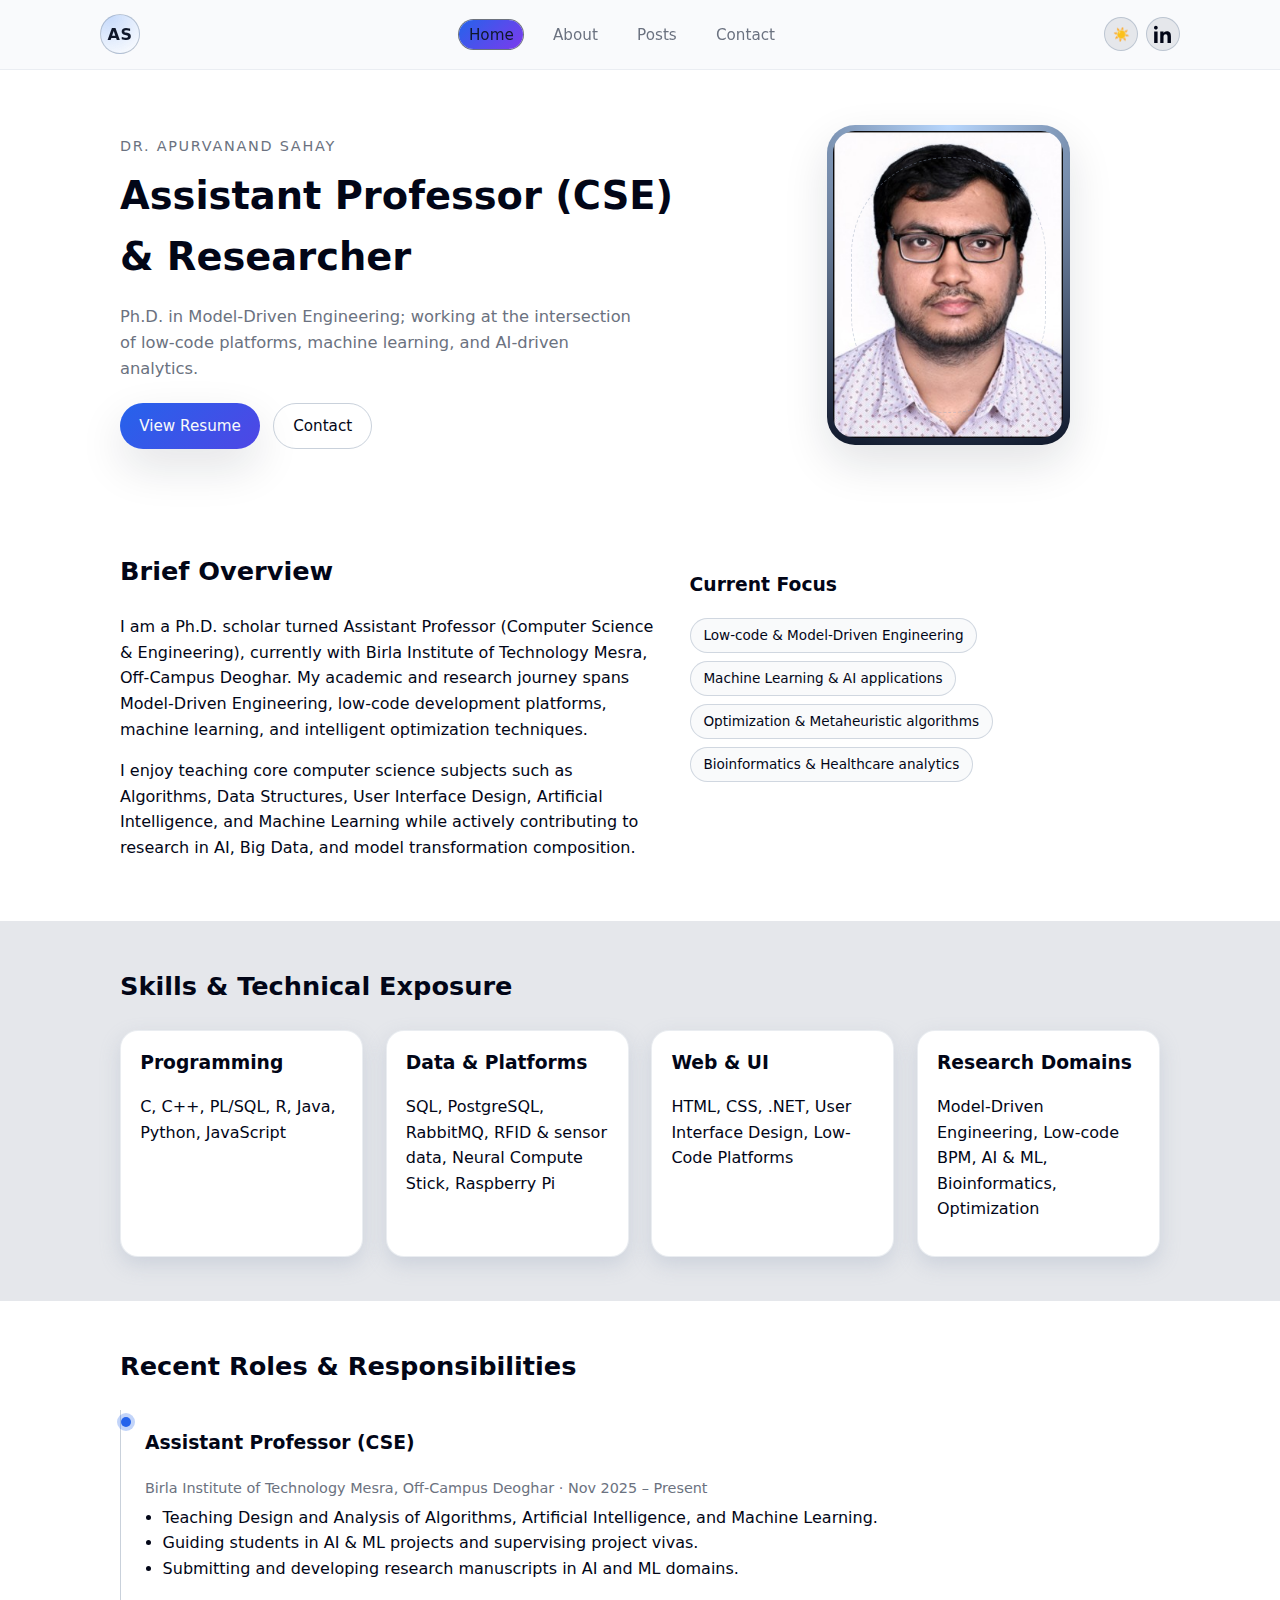
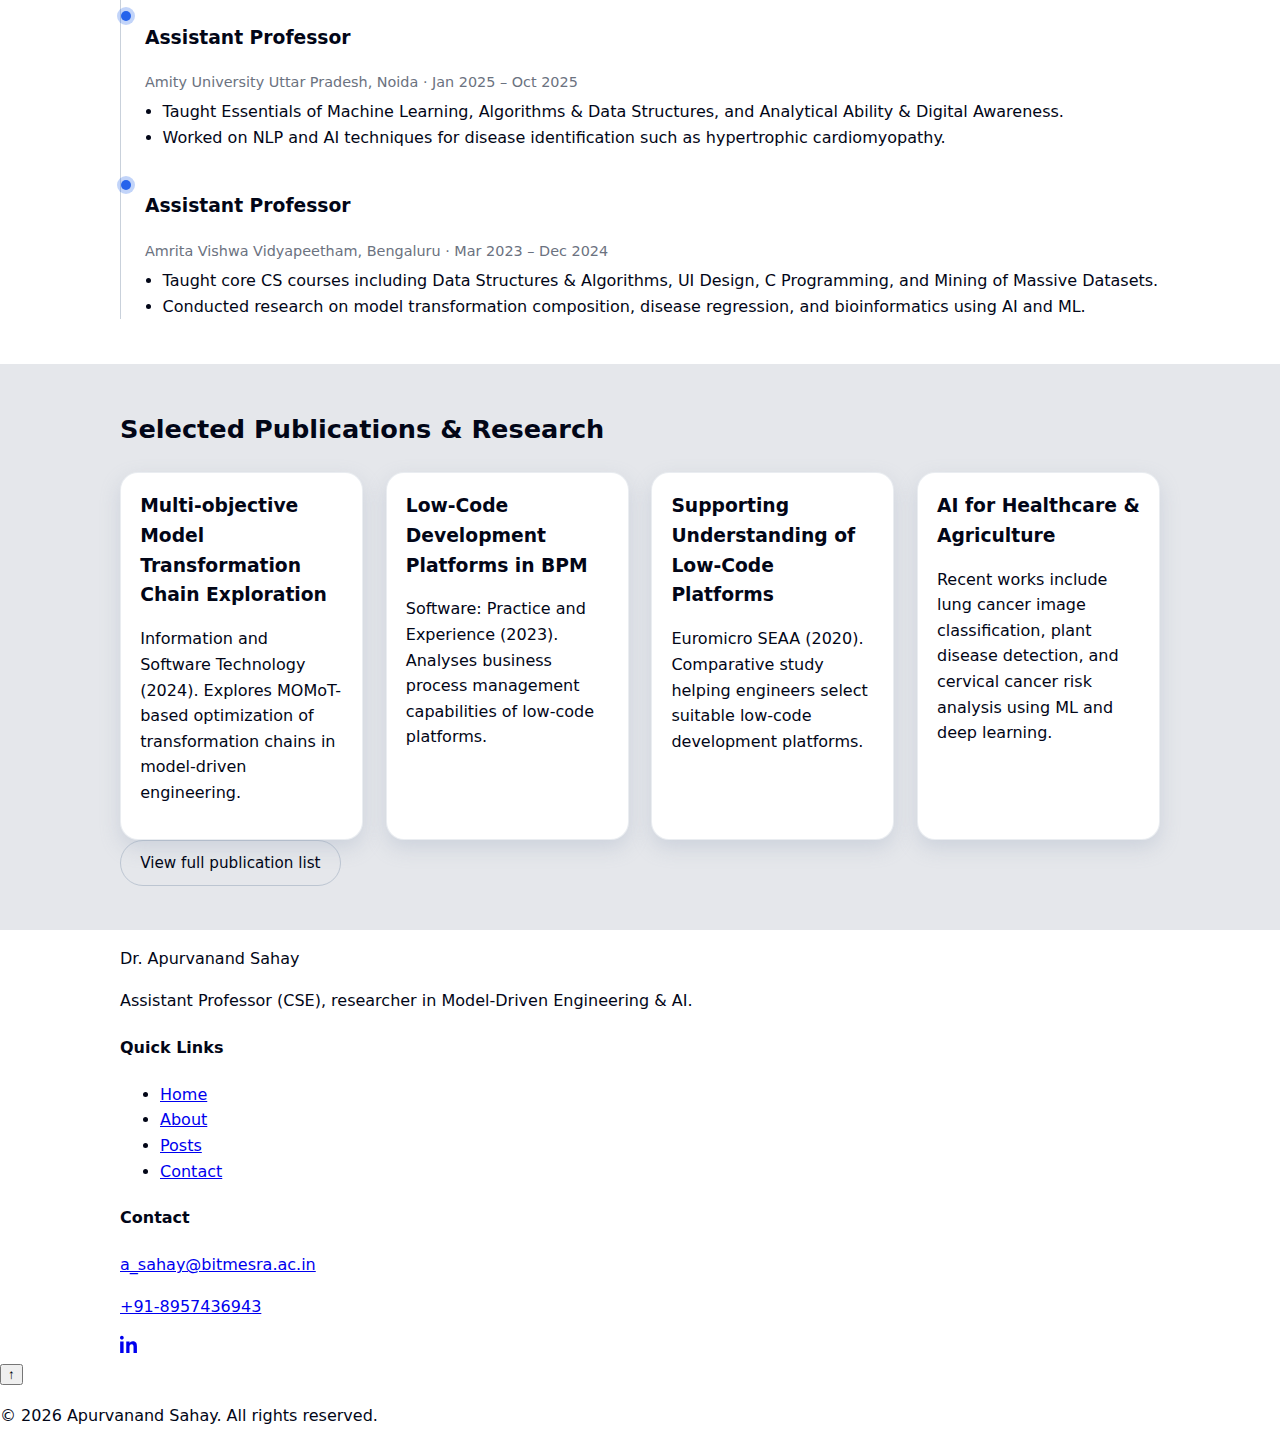
<file: index.html>
<!DOCTYPE html>
<html lang="en" data-theme="light">
<head>
  <meta charset="UTF-8" />
  <title>Dr. Apurvanand Sahay | Assistant Professor (CSE)</title>
  <meta name="viewport" content="width=device-width, initial-scale=1.0" />

  <!-- Default SEO meta – can be overridden from dashboard -->
  <meta name="description" content="Dr. Apurvanand Sahay – Ph.D., Assistant Professor (CSE) specializing in Model-Driven Engineering, Machine Learning, and Artificial Intelligence." />
  <meta name="keywords" content="Apurvanand Sahay, Model-Driven Engineering, Machine Learning, Assistant Professor, AI, Low-code" />
  <meta property="og:title" content="Dr. Apurvanand Sahay" />
  <meta property="og:description" content="Assistant Professor (CSE) | Model-Driven Engineering & Machine Learning Researcher" />
  <meta property="og:type" content="website" />
  <meta property="og:url" content="https://your-domain.example/" />
  <meta property="og:image" content="assets/images/profile.jpg" />

  <link rel="stylesheet" href="assets/css/style.css" />
  <script defer src="assets/js/main.js"></script>
</head>
<body class="layout-wide">
<header class="site-header">
  <div class="container header-inner">
    <a href="index.html" class="logo">AS</a>

    <nav class="nav">
      <button class="nav-toggle" aria-label="Toggle navigation">
        <span></span><span></span><span></span>
      </button>
      <ul class="nav-links">
        <li><a href="index.html" class="active">Home</a></li>
        <li><a href="about.html">About</a></li>
        <li><a href="posts.html">Posts</a></li>
        <li><a href="contact.html">Contact</a></li>
       <!-- <li><a href="dashboard.html">Dashboard</a></li>-->
      </ul>
    </nav>

    <div class="header-actions">
      <button id="themeToggle" class="icon-btn" aria-label="Toggle theme">
        🌙
      </button>
      <a href="https://www.linkedin.com/in/apurvanand-sahay-7b564939/" target="_blank" rel="noopener" class="icon-btn" aria-label="LinkedIn">
        <svg viewBox="0 0 24 24" class="icon">
          <path d="M4.98 3.5C4.98 4.88 3.88 6 2.5 6S0 4.88 0 3.5 1.12 1 2.5 1 4.98 2.12 4.98 3.5zM.22 8.5h4.56V24H.22V8.5zM8.34 8.5H12.7v2.11h.06c.61-1.16 2.1-2.38 4.33-2.38 4.63 0 5.49 3.05 5.49 7.01V24h-4.56v-7.46c0-1.78-.03-4.07-2.48-4.07-2.48 0-2.86 1.94-2.86 3.94V24H8.34V8.5z"/>
        </svg>
      </a>
    </div>
  </div>
</header>

<main>
  <!-- Hero -->
  <section class="hero">
    <div class="container hero-grid">
      <div class="hero-text">
        <p class="eyebrow">Dr. Apurvanand Sahay</p>
        <h1>Assistant Professor (CSE) & Researcher</h1>
        <p class="tagline">
          Ph.D. in Model-Driven Engineering; working at the intersection of low-code platforms, machine learning, and AI-driven analytics.
        </p>
        <div class="hero-actions">
          <a href="assets/docs/CV_Apurvanand_04122025.pdf" class="btn primary" target="_blank" rel="noopener">
            View Resume
          </a>
          <a href="contact.html" class="btn ghost">Contact</a>
        </div>
      </div>
      <div class="hero-photo">
        <div class="hero-photo-inner">
          <img src="assets/images/profile.jpg" alt="Profile photo of Dr. Apurvanand Sahay" data-alt-id="profile-main">
        </div>
      </div>
    </div>
  </section>

  <!-- Intro / Summary -->
  <section class="section">
    <div class="container two-col">
      <div>
        <h2>Brief Overview</h2>
        <p>
          I am a Ph.D. scholar turned Assistant Professor (Computer Science & Engineering), currently with Birla Institute of Technology Mesra, Off-Campus Deoghar. My academic and research journey spans Model-Driven Engineering, low-code development platforms, machine learning, and intelligent optimization techniques.
        </p>
        <p>
          I enjoy teaching core computer science subjects such as Algorithms, Data Structures, User Interface Design, Artificial Intelligence, and Machine Learning while actively contributing to research in AI, Big Data, and model transformation composition.
        </p>
      </div>
      <div>
        <h3>Current Focus</h3>
        <ul class="pill-list">
          <li>Low-code & Model-Driven Engineering</li>
          <li>Machine Learning & AI applications</li>
          <li>Optimization & Metaheuristic algorithms</li>
          <li>Bioinformatics & Healthcare analytics</li>
        </ul>
      </div>
    </div>
  </section>

  <!-- Skills -->
  <section class="section bg-muted">
    <div class="container">
      <h2>Skills & Technical Exposure</h2>
      <div class="chips-grid">
        <div class="chip-card">
          <h3>Programming</h3>
          <p>C, C++, PL/SQL, R, Java, Python, JavaScript</p>
        </div>
        <div class="chip-card">
          <h3>Data & Platforms</h3>
          <p>SQL, PostgreSQL, RabbitMQ, RFID & sensor data, Neural Compute Stick, Raspberry Pi</p>
        </div>
        <div class="chip-card">
          <h3>Web & UI</h3>
          <p>HTML, CSS, .NET, User Interface Design, Low-Code Platforms</p>
        </div>
        <div class="chip-card">
          <h3>Research Domains</h3>
          <p>Model-Driven Engineering, Low-code BPM, AI & ML, Bioinformatics, Optimization</p>
        </div>
      </div>
    </div>
  </section>

  <!-- Work Highlights -->
  <section class="section">
    <div class="container">
      <h2>Recent Roles & Responsibilities</h2>
      <div class="timeline">
        <article class="timeline-item">
          <h3>Assistant Professor (CSE)</h3>
          <p class="timeline-meta">Birla Institute of Technology Mesra, Off-Campus Deoghar &middot; Nov 2025 – Present</p>
          <ul>
            <li>Teaching Design and Analysis of Algorithms, Artificial Intelligence, and Machine Learning.</li>
            <li>Guiding students in AI & ML projects and supervising project vivas.</li>
            <li>Submitting and developing research manuscripts in AI and ML domains.</li>
          </ul>
        </article>
        <article class="timeline-item">
          <h3>Assistant Professor</h3>
          <p class="timeline-meta">Amity University Uttar Pradesh, Noida &middot; Jan 2025 – Oct 2025</p>
          <ul>
            <li>Taught Essentials of Machine Learning, Algorithms & Data Structures, and Analytical Ability & Digital Awareness.</li>
            <li>Worked on NLP and AI techniques for disease identification such as hypertrophic cardiomyopathy.</li>
          </ul>
        </article>
        <article class="timeline-item">
          <h3>Assistant Professor</h3>
          <p class="timeline-meta">Amrita Vishwa Vidyapeetham, Bengaluru &middot; Mar 2023 – Dec 2024</p>
          <ul>
            <li>Taught core CS courses including Data Structures & Algorithms, UI Design, C Programming, and Mining of Massive Datasets.</li>
            <li>Conducted research on model transformation composition, disease regression, and bioinformatics using AI and ML.</li>
          </ul>
        </article>
      </div>
    </div>
  </section>

  <!-- Achievements / Publications -->
  <section class="section bg-muted">
    <div class="container">
      <h2>Selected Publications & Research</h2>
      <div class="cards-grid">
        <article class="card">
          <h3>Multi-objective Model Transformation Chain Exploration</h3>
          <p>Information and Software Technology (2024). Explores MOMoT-based optimization of transformation chains in model-driven engineering.</p>
        </article>
        <article class="card">
          <h3>Low-Code Development Platforms in BPM</h3>
          <p>Software: Practice and Experience (2023). Analyses business process management capabilities of low-code platforms.</p>
        </article>
        <article class="card">
          <h3>Supporting Understanding of Low-Code Platforms</h3>
          <p>Euromicro SEAA (2020). Comparative study helping engineers select suitable low-code development platforms.</p>
        </article>
        <article class="card">
          <h3>AI for Healthcare & Agriculture</h3>
          <p>Recent works include lung cancer image classification, plant disease detection, and cervical cancer risk analysis using ML and deep learning.</p>
        </article>
      </div>
      <a class="btn ghost" href="https://scholar.google.it/citations?hl=en&user=r9PtMIcAAAAJ" target="_blank" rel="noopener">
        View full publication list
      </a>
    </div>
  </section>
</main>

<footer class="site-footer">
  <div class="container footer-grid">
    <div>
      <p class="footer-logo">Dr. Apurvanand Sahay</p>
      <p>Assistant Professor (CSE), researcher in Model-Driven Engineering & AI.</p>
    </div>
     <div>
     <h4>Quick Links</h4>
      <ul class="footer-links">
        <li><a href="index.html">Home</a></li>
        <li><a href="about.html">About</a></li>
        <li><a href="posts.html">Posts</a></li>
        <li><a href="contact.html">Contact</a></li>
      </ul>
    </div>
    <div>
      <h4>Contact</h4>
      <p><a href="mailto:a_sahay@bitmesra.ac.in">a_sahay@bitmesra.ac.in</a></p>
      <p><a href="tel:+918957436943">+91-8957436943</a></p>
      <div class="social-icons">
        <a href="https://www.linkedin.com/in/apurvanand-sahay-7b564939/" target="_blank" rel="noopener" aria-label="LinkedIn">
          <svg viewBox="0 0 24 24" class="icon">
            <path d="M4.98 3.5C4.98 4.88 3.88 6 2.5 6S0 4.88 0 3.5 1.12 1 2.5 1 4.98 2.12 4.98 3.5zM.22 8.5h4.56V24H.22V8.5zM8.34 8.5H12.7v2.11h.06c.61-1.16 2.1-2.38 4.33-2.38 4.63 0 5.49 3.05 5.49 7.01V24h-4.56v-7.46c0-1.78-.03-4.07-2.48-4.07-2.48 0-2.86 1.94-2.86 3.94V24H8.34V8.5z"/>
          </svg>
        </a>
      </div>
    </div>
  </div>
  <button id="backToTop" class="back-to-top" aria-label="Back to top">↑</button>
  <p class="footer-bottom">© <span id="year"></span> Apurvanand Sahay. All rights reserved.</p>
</footer>
</body>
</html>
</file>
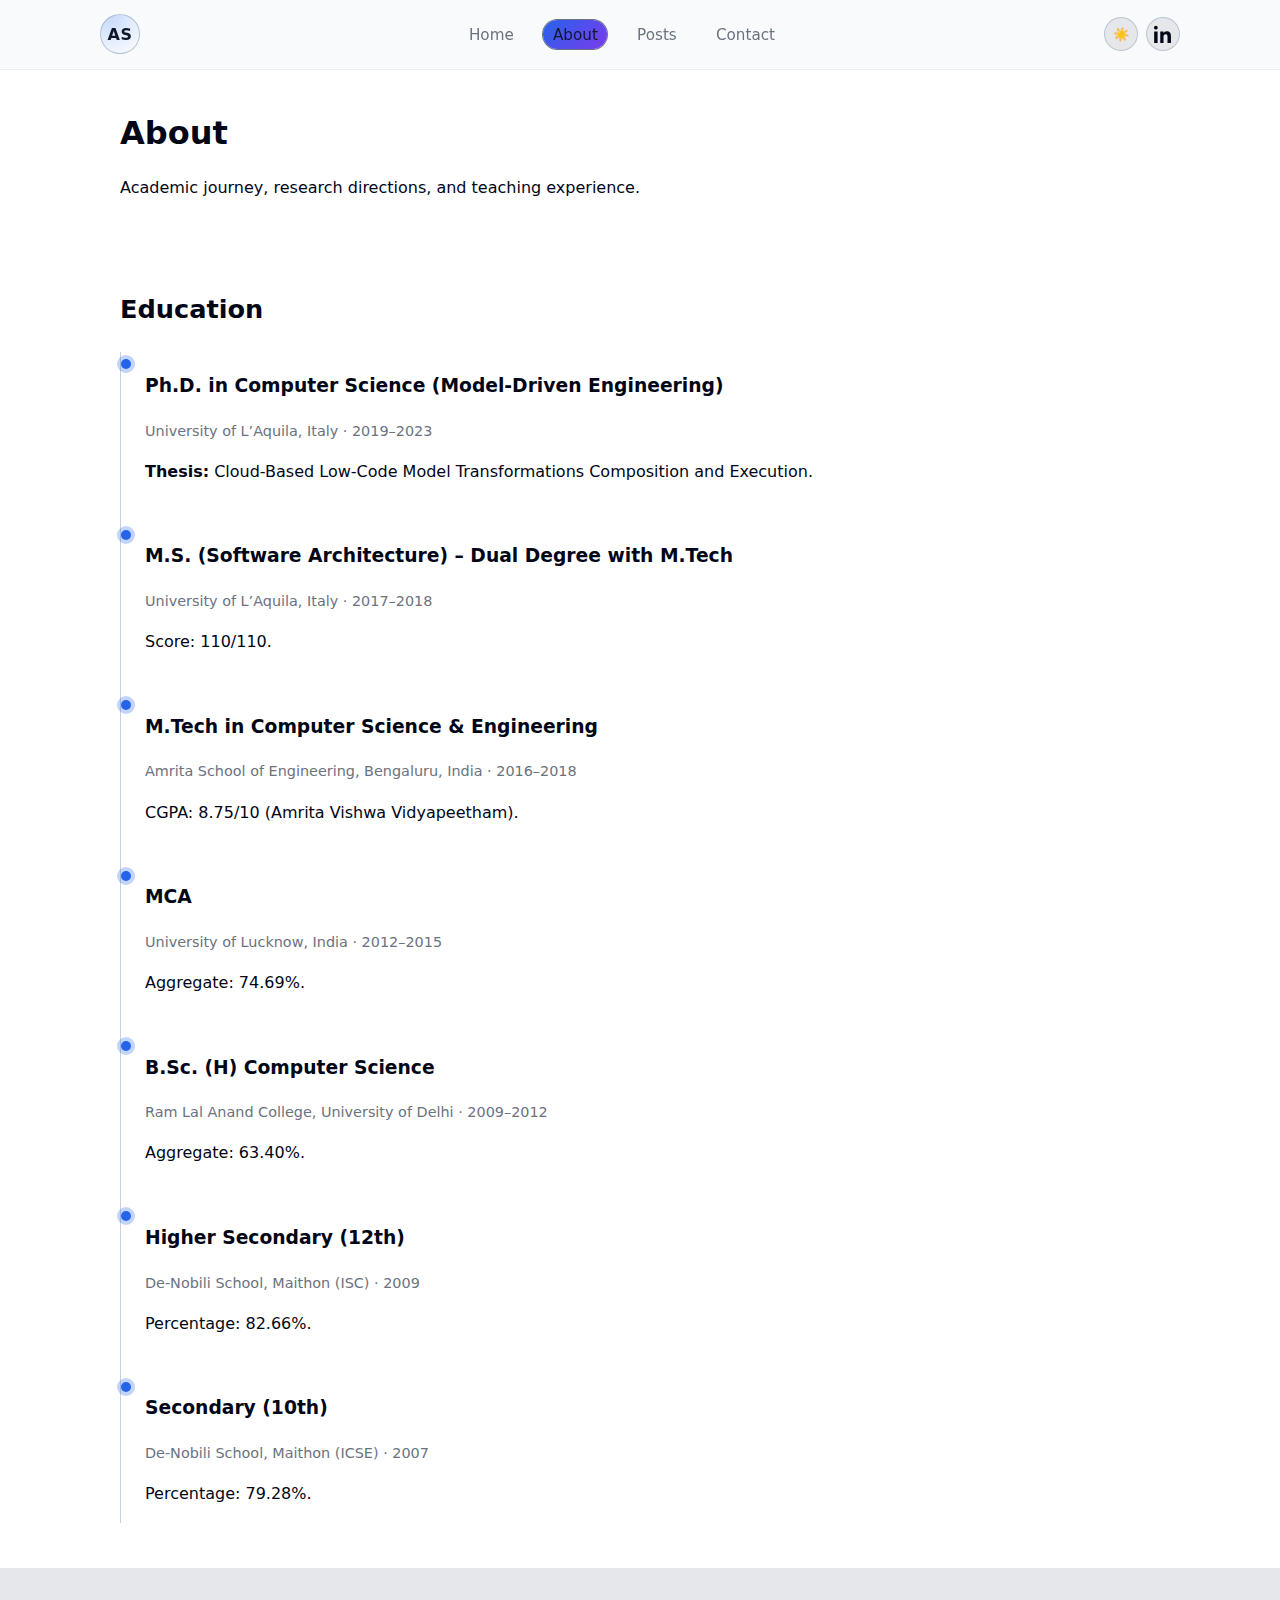
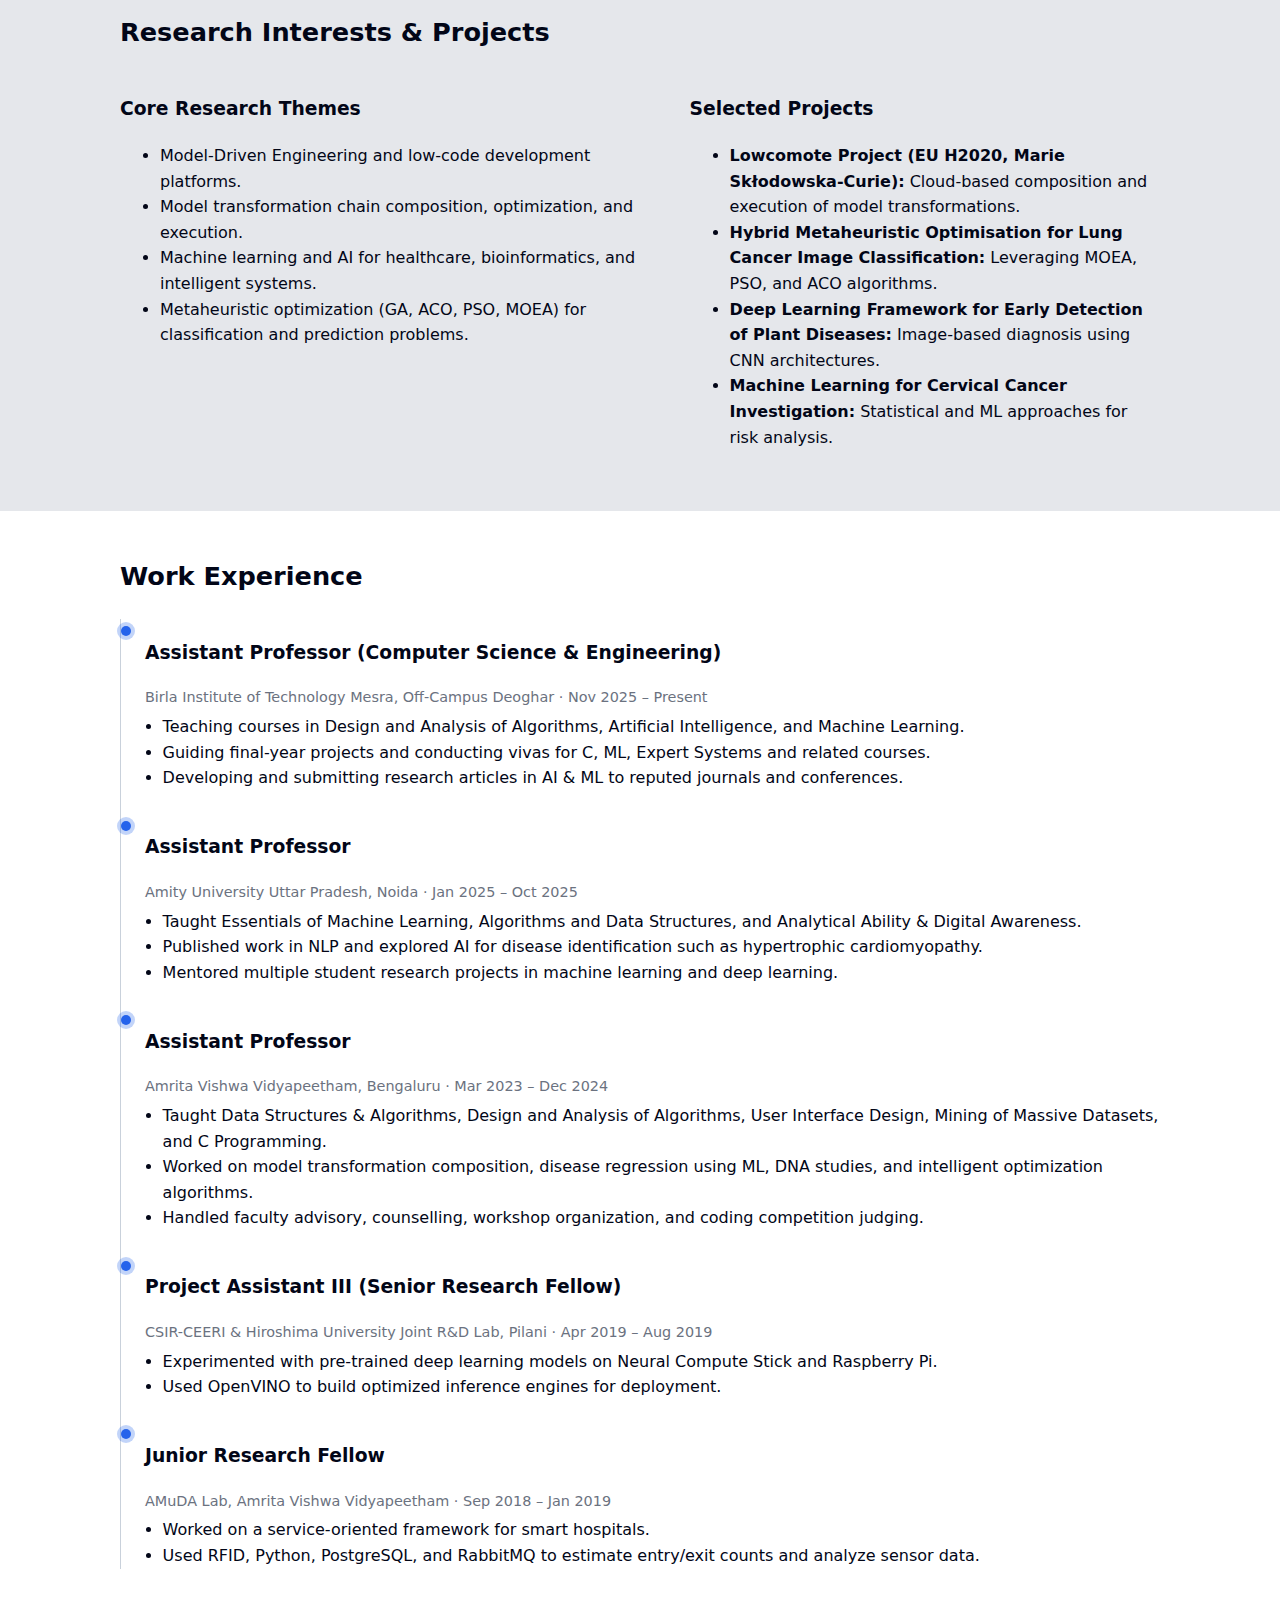
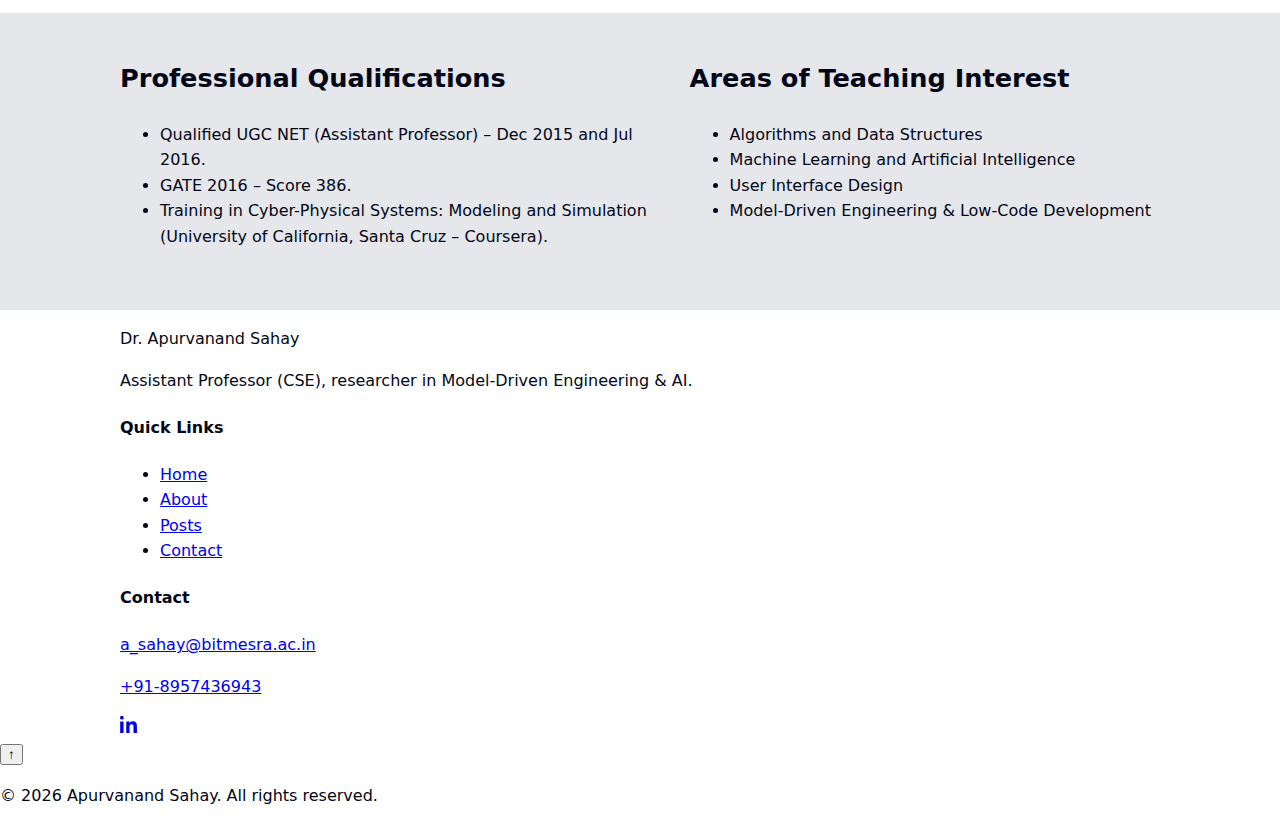
<file: about.html>
<!DOCTYPE html>
<html lang="en" data-theme="light">
<head>
  <meta charset="UTF-8" />
  <title>About | Dr. Apurvanand Sahay</title>
  <meta name="viewport" content="width=device-width, initial-scale=1.0" />
  <meta name="description" content="Detailed academic background, research interests, and professional experience of Dr. Apurvanand Sahay." />
  <link rel="stylesheet" href="assets/css/style.css" />
  <script defer src="assets/js/main.js"></script>
</head>
<body class="layout-wide">
<header class="site-header">
  <div class="container header-inner">
    <a href="index.html" class="logo">AS</a>
    <nav class="nav">
      <button class="nav-toggle" aria-label="Toggle navigation">
        <span></span><span></span><span></span>
      </button>
      <ul class="nav-links">
        <li><a href="index.html">Home</a></li>
        <li><a href="about.html" class="active">About</a></li>
        <li><a href="posts.html">Posts</a></li>
        <li><a href="contact.html">Contact</a></li>
    <!--    <li><a href="dashboard.html">Dashboard</a></li>-->
      </ul>
    </nav>
    <div class="header-actions">
      <button id="themeToggle" class="icon-btn" aria-label="Toggle theme">🌙</button>
      <a href="https://www.linkedin.com/in/apurvanand-sahay-7b564939/" target="_blank" rel="noopener" class="icon-btn" aria-label="LinkedIn">
        <svg viewBox="0 0 24 24" class="icon">
          <path d="M4.98 3.5C4.98 4.88 3.88 6 2.5 6S0 4.88 0 3.5 1.12 1 2.5 1 4.98 2.12 4.98 3.5zM.22 8.5h4.56V24H.22V8.5zM8.34 8.5H12.7v2.11h.06c.61-1.16 2.1-2.38 4.33-2.38 4.63 0 5.49 3.05 5.49 7.01V24h-4.56v-7.46c0-1.78-.03-4.07-2.48-4.07-2.48 0-2.86 1.94-2.86 3.94V24H8.34V8.5z"/>
        </svg>
      </a>
    </div>
  </div>
</header>

<main>
  <section class="page-hero">
    <div class="container">
      <h1>About</h1>
      <p>Academic journey, research directions, and teaching experience.</p>
    </div>
  </section>

  <!-- Education -->
  <section class="section">
    <div class="container">
      <h2>Education</h2>
      <div class="timeline">
        <article class="timeline-item">
          <h3>Ph.D. in Computer Science (Model-Driven Engineering)</h3>
          <p class="timeline-meta">University of L’Aquila, Italy &middot; 2019–2023</p>
          <p><strong>Thesis:</strong> Cloud-Based Low-Code Model Transformations Composition and Execution.</p>
        </article>

        <article class="timeline-item">
          <h3>M.S. (Software Architecture) – Dual Degree with M.Tech</h3>
          <p class="timeline-meta">University of L’Aquila, Italy &middot; 2017–2018</p>
          <p>Score: 110/110.</p>
        </article>

        <article class="timeline-item">
          <h3>M.Tech in Computer Science &amp; Engineering</h3>
          <p class="timeline-meta">Amrita School of Engineering, Bengaluru, India &middot; 2016–2018</p>
          <p>CGPA: 8.75/10 (Amrita Vishwa Vidyapeetham).</p>
        </article>

        <article class="timeline-item">
          <h3>MCA</h3>
          <p class="timeline-meta">University of Lucknow, India &middot; 2012–2015</p>
          <p>Aggregate: 74.69%.</p>
        </article>

        <article class="timeline-item">
          <h3>B.Sc. (H) Computer Science</h3>
          <p class="timeline-meta">Ram Lal Anand College, University of Delhi &middot; 2009–2012</p>
          <p>Aggregate: 63.40%.</p>
        </article>

        <article class="timeline-item">
          <h3>Higher Secondary (12th)</h3>
          <p class="timeline-meta">De-Nobili School, Maithon (ISC) &middot; 2009</p>
          <p>Percentage: 82.66%.</p>
        </article>

        <article class="timeline-item">
          <h3>Secondary (10th)</h3>
          <p class="timeline-meta">De-Nobili School, Maithon (ICSE) &middot; 2007</p>
          <p>Percentage: 79.28%.</p>
        </article>
      </div>
    </div>
  </section>

  <!-- Research -->
  <section class="section bg-muted">
    <div class="container">
      <h2>Research Interests & Projects</h2>
      <div class="two-col">
        <div>
          <h3>Core Research Themes</h3>
          <ul>
            <li>Model-Driven Engineering and low-code development platforms.</li>
            <li>Model transformation chain composition, optimization, and execution.</li>
            <li>Machine learning and AI for healthcare, bioinformatics, and intelligent systems.</li>
            <li>Metaheuristic optimization (GA, ACO, PSO, MOEA) for classification and prediction problems.</li>
          </ul>
        </div>
        <div>
          <h3>Selected Projects</h3>
          <ul>
            <li><strong>Lowcomote Project (EU H2020, Marie Skłodowska-Curie):</strong> Cloud-based composition and execution of model transformations.</li>
            <li><strong>Hybrid Metaheuristic Optimisation for Lung Cancer Image Classification:</strong> Leveraging MOEA, PSO, and ACO algorithms.</li>
            <li><strong>Deep Learning Framework for Early Detection of Plant Diseases:</strong> Image-based diagnosis using CNN architectures.</li>
            <li><strong>Machine Learning for Cervical Cancer Investigation:</strong> Statistical and ML approaches for risk analysis.</li>
          </ul>
        </div>
      </div>
    </div>
  </section>

  <!-- Work Experience -->
  <section class="section">
    <div class="container">
      <h2>Work Experience</h2>
      <div class="timeline">
        <article class="timeline-item">
          <h3>Assistant Professor (Computer Science &amp; Engineering)</h3>
          <p class="timeline-meta">Birla Institute of Technology Mesra, Off-Campus Deoghar &middot; Nov 2025 – Present</p>
          <ul>
            <li>Teaching courses in Design and Analysis of Algorithms, Artificial Intelligence, and Machine Learning.</li>
            <li>Guiding final-year projects and conducting vivas for C, ML, Expert Systems and related courses.</li>
            <li>Developing and submitting research articles in AI & ML to reputed journals and conferences.</li>
          </ul>
        </article>

        <article class="timeline-item">
          <h3>Assistant Professor</h3>
          <p class="timeline-meta">Amity University Uttar Pradesh, Noida &middot; Jan 2025 – Oct 2025</p>
          <ul>
            <li>Taught Essentials of Machine Learning, Algorithms and Data Structures, and Analytical Ability & Digital Awareness.</li>
            <li>Published work in NLP and explored AI for disease identification such as hypertrophic cardiomyopathy.</li>
            <li>Mentored multiple student research projects in machine learning and deep learning.</li>
          </ul>
        </article>

        <article class="timeline-item">
          <h3>Assistant Professor</h3>
          <p class="timeline-meta">Amrita Vishwa Vidyapeetham, Bengaluru &middot; Mar 2023 – Dec 2024</p>
          <ul>
            <li>Taught Data Structures & Algorithms, Design and Analysis of Algorithms, User Interface Design, Mining of Massive Datasets, and C Programming.</li>
            <li>Worked on model transformation composition, disease regression using ML, DNA studies, and intelligent optimization algorithms.</li>
            <li>Handled faculty advisory, counselling, workshop organization, and coding competition judging.</li>
          </ul>
        </article>

        <article class="timeline-item">
          <h3>Project Assistant III (Senior Research Fellow)</h3>
          <p class="timeline-meta">CSIR-CEERI & Hiroshima University Joint R&amp;D Lab, Pilani &middot; Apr 2019 – Aug 2019</p>
          <ul>
            <li>Experimented with pre-trained deep learning models on Neural Compute Stick and Raspberry Pi.</li>
            <li>Used OpenVINO to build optimized inference engines for deployment.</li>
          </ul>
        </article>

        <article class="timeline-item">
          <h3>Junior Research Fellow</h3>
          <p class="timeline-meta">AMuDA Lab, Amrita Vishwa Vidyapeetham &middot; Sep 2018 – Jan 2019</p>
          <ul>
            <li>Worked on a service-oriented framework for smart hospitals.</li>
            <li>Used RFID, Python, PostgreSQL, and RabbitMQ to estimate entry/exit counts and analyze sensor data.</li>
          </ul>
        </article>
      </div>
    </div>
  </section>

  <!-- Misc / Qualifications -->
  <section class="section bg-muted">
    <div class="container two-col">
      <div>
        <h2>Professional Qualifications</h2>
        <ul>
          <li>Qualified UGC NET (Assistant Professor) – Dec 2015 and Jul 2016.</li>
          <li>GATE 2016 – Score 386.</li>
          <li>Training in Cyber-Physical Systems: Modeling and Simulation (University of California, Santa Cruz – Coursera).</li>
        </ul>
      </div>
      <div>
        <h2>Areas of Teaching Interest</h2>
        <ul>
          <li>Algorithms and Data Structures</li>
          <li>Machine Learning and Artificial Intelligence</li>
          <li>User Interface Design</li>
          <li>Model-Driven Engineering & Low-Code Development</li>
        </ul>
      </div>
    </div>
  </section>
</main>

<footer class="site-footer">
  <div class="container footer-grid">
    <div>
      <p class="footer-logo">Dr. Apurvanand Sahay</p>
      <p>Assistant Professor (CSE), researcher in Model-Driven Engineering & AI.</p>
    </div>
    <div>
      <h4>Quick Links</h4>
      <ul class="footer-links">
        <li><a href="index.html">Home</a></li>
        <li><a href="about.html">About</a></li>
        <li><a href="posts.html">Posts</a></li>
        <li><a href="contact.html">Contact</a></li>
      </ul>
    </div>
    <div>
      <h4>Contact</h4>
      <p><a href="mailto:a_sahay@bitmesra.ac.in">a_sahay@bitmesra.ac.in</a></p>
      <p><a href="tel:+918957436943">+91-8957436943</a></p>
      <div class="social-icons">
        <a href="https://www.linkedin.com/in/apurvanand-sahay-7b564939/" target="_blank" rel="noopener" aria-label="LinkedIn">
          <svg viewBox="0 0 24 24" class="icon">
            <path d="M4.98 3.5C4.98 4.88 3.88 6 2.5 6S0 4.88 0 3.5 1.12 1 2.5 1 4.98 2.12 4.98 3.5zM.22 8.5h4.56V24H.22V8.5zM8.34 8.5H12.7v2.11h.06c.61-1.16 2.1-2.38 4.33-2.38 4.63 0 5.49 3.05 5.49 7.01V24h-4.56v-7.46c0-1.78-.03-4.07-2.48-4.07-2.48 0-2.86 1.94-2.86 3.94V24H8.34V8.5z"/>
          </svg>
        </a>
      </div>
    </div>
  </div>
  <button id="backToTop" class="back-to-top" aria-label="Back to top">↑</button>
  <p class="footer-bottom">© <span id="year"></span> Apurvanand Sahay. All rights reserved.</p>
</footer>
</body>
</html>
</file>
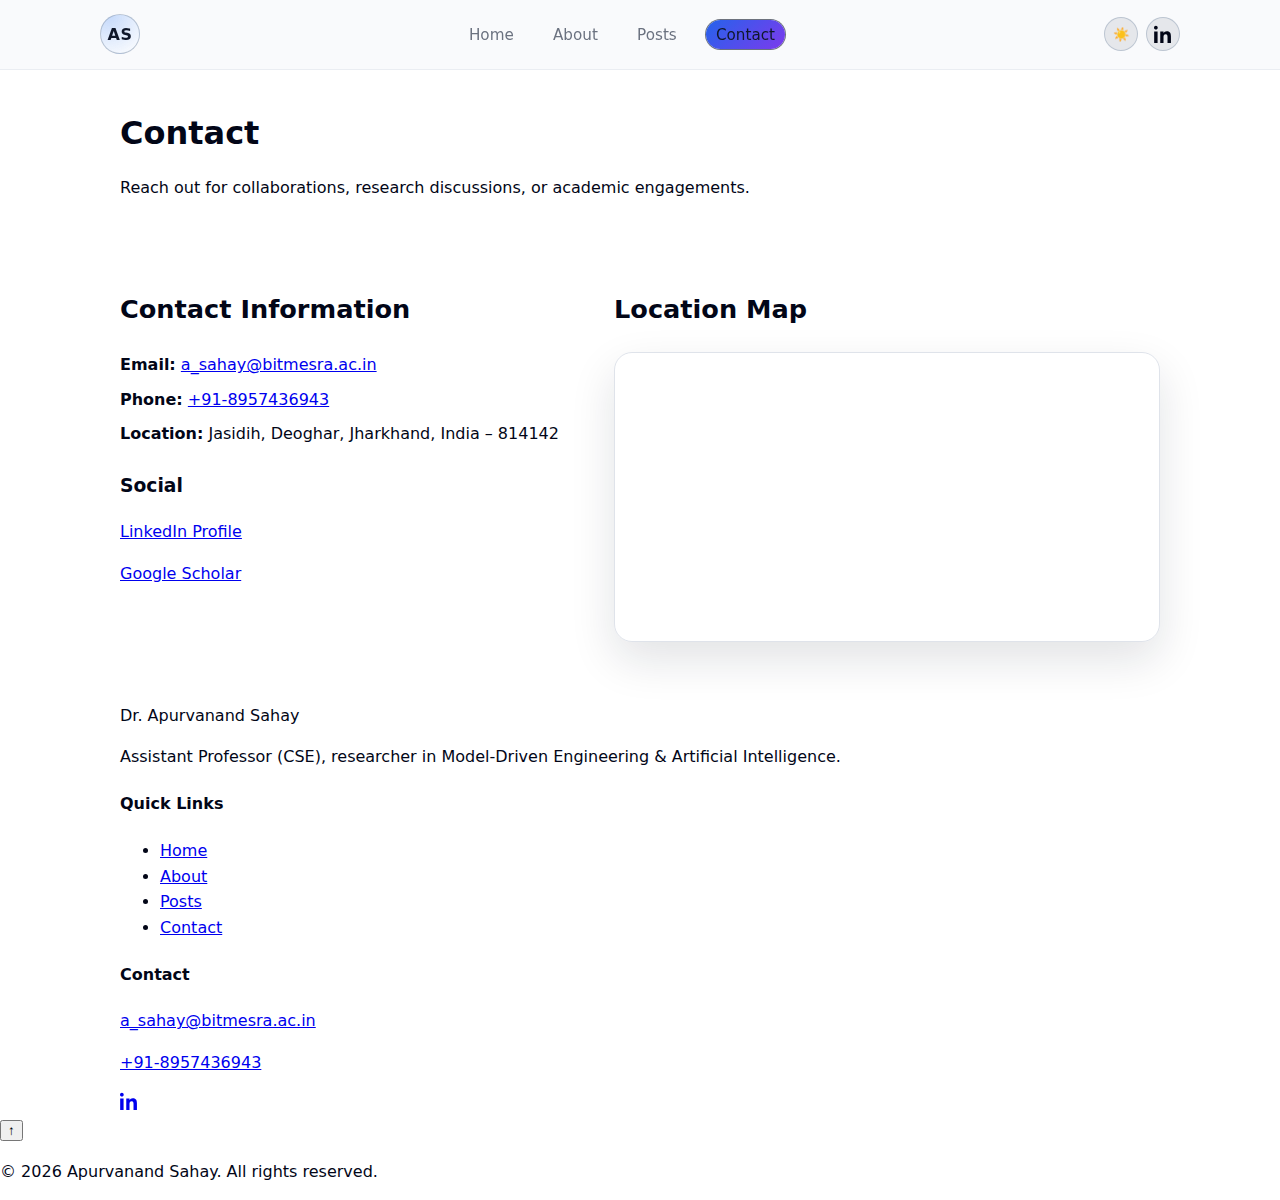
<file: contact.html>
<!DOCTYPE html>
<html lang="en" data-theme="light">
<head>
  <meta charset="UTF-8" />
  <title>Contact | Dr. Apurvanand Sahay</title>
  <meta name="viewport" content="width=device-width, initial-scale=1.0" />
  <meta name="description" content="Contact details and location for Dr. Apurvanand Sahay." />
  <link rel="stylesheet" href="assets/css/style.css" />
  <script defer src="assets/js/main.js"></script>
</head>
<body class="layout-wide">
<header class="site-header">
  <div class="container header-inner">
    <a href="index.html" class="logo">AS</a>
    <nav class="nav">
      <button class="nav-toggle" aria-label="Toggle navigation">
        <span></span><span></span><span></span>
      </button>
      <ul class="nav-links">
        <li><a href="index.html">Home</a></li>
        <li><a href="about.html">About</a></li>
        <li><a href="posts.html">Posts</a></li>
        <li><a href="contact.html" class="active">Contact</a></li>
     <!--   <li><a href="dashboard.html">Dashboard</a></li>-->
      </ul>
    </nav>
    <div class="header-actions">
      <button id="themeToggle" class="icon-btn" aria-label="Toggle theme">🌙</button>
      <a href="https://www.linkedin.com/in/apurvanand-sahay-7b564939/" target="_blank" rel="noopener" class="icon-btn" aria-label="LinkedIn">
        <svg viewBox="0 0 24 24" class="icon">
          <path d="M4.98 3.5C4.98 4.88 3.88 6 2.5 6S0 4.88 0 3.5 1.12 1 2.5 1 4.98 2.12 4.98 3.5zM.22 8.5h4.56V24H.22V8.5zM8.34 8.5H12.7v2.11h.06c.61-1.16 2.1-2.38 4.33-2.38 4.63 0 5.49 3.05 5.49 7.01V24h-4.56v-7.46c0-1.78-.03-4.07-2.48-4.07-2.48 0-2.86 1.94-2.86 3.94V24H8.34V8.5z"/>
        </svg>
      </a>
    </div>
  </div>
</header>

<main>
  <section class="page-hero">
    <div class="container">
      <h1>Contact</h1>
      <p>Reach out for collaborations, research discussions, or academic engagements.</p>
    </div>
  </section>

  <section class="section">
    <div class="container contact-grid">
      <div>
        <h2>Contact Information</h2>
        <ul class="contact-list">
          <li><strong>Email:</strong> <a href="mailto:a_sahay@bitmesra.ac.in">a_sahay@bitmesra.ac.in</a></li>
          <li><strong>Phone:</strong> <a href="tel:+918957436943">+91-8957436943</a></li>
          <li><strong>Location:</strong> Jasidih, Deoghar, Jharkhand, India – 814142</li>
        </ul>
        <h3>Social</h3>
        <p>
          <a href="https://www.linkedin.com/in/apurvanand-sahay-7b564939/" target="_blank" rel="noopener">LinkedIn Profile</a>
        </p>
        <p>
          <a href="https://scholar.google.it/citations?hl=en&user=r9PtMIcAAAAJ" target="_blank" rel="noopener">Google Scholar</a>
        </p>
      </div>

      <div>
        <h2>Location Map</h2>
        <!-- You can refine the query parameter to be more precise if needed -->
        <div class="map-wrapper">
          <iframe
            title="Map showing Jasidih, Deoghar, Jharkhand, India"
            src="https://www.google.com/maps/embed/v1/place?key=AIzaSyB5eF6Ac3i-R3R7toKbPLAQlw6Hx6rIQJc&q=Jasidih,+Deoghar,+Jharkhand,+India+814142"
            allowfullscreen
            loading="lazy"
            referrerpolicy="no-referrer-when-downgrade">
          </iframe>
        </div>
       <!-- <p class="map-note">
          *Replace <code>AIzaSyB5eF6Ac3i-R3R7toKbPLAQlw6Hx6rIQJc</code> with your own Google Maps Embed API key.
        </p>-->
      </div>
    </div>
  </section>
</main>

<footer class="site-footer">
  <div class="container footer-grid">
    <div>
      <p class="footer-logo">Dr. Apurvanand Sahay</p>
      <p>Assistant Professor (CSE), researcher in Model-Driven Engineering & Artificial Intelligence.</p>
    </div>
    <div>
      <h4>Quick Links</h4>
      <ul class="footer-links">
        <li><a href="index.html">Home</a></li>
        <li><a href="about.html">About</a></li>
        <li><a href="posts.html">Posts</a></li>
        <li><a href="contact.html">Contact</a></li>
      </ul>
    </div>
    <div>
      <h4>Contact</h4>
      <p><a href="mailto:a_sahay@bitmesra.ac.in">a_sahay@bitmesra.ac.in</a></p>
      <p><a href="tel:+918957436943">+91-8957436943</a></p>
      <div class="social-icons">
        <a href="https://www.linkedin.com/in/apurvanand-sahay-7b564939/" target="_blank" rel="noopener" aria-label="LinkedIn">
          <svg viewBox="0 0 24 24" class="icon">
            <path d="M4.98 3.5C4.98 4.88 3.88 6 2.5 6S0 4.88 0 3.5 1.12 1 2.5 1 4.98 2.12 4.98 3.5zM.22 8.5h4.56V24H.22V8.5zM8.34 8.5H12.7v2.11h.06c.61-1.16 2.1-2.38 4.33-2.38 4.63 0 5.49 3.05 5.49 7.01V24h-4.56v-7.46c0-1.78-.03-4.07-2.48-4.07-2.48 0-2.86 1.94-2.86 3.94V24H8.34V8.5z"/>
          </svg>
        </a>
      </div>
    </div>
  </div>
  <button id="backToTop" class="back-to-top" aria-label="Back to top">↑</button>
  <p class="footer-bottom">© <span id="year"></span> Apurvanand Sahay. All rights reserved.</p>
</footer>
</body>
</html>
</file>
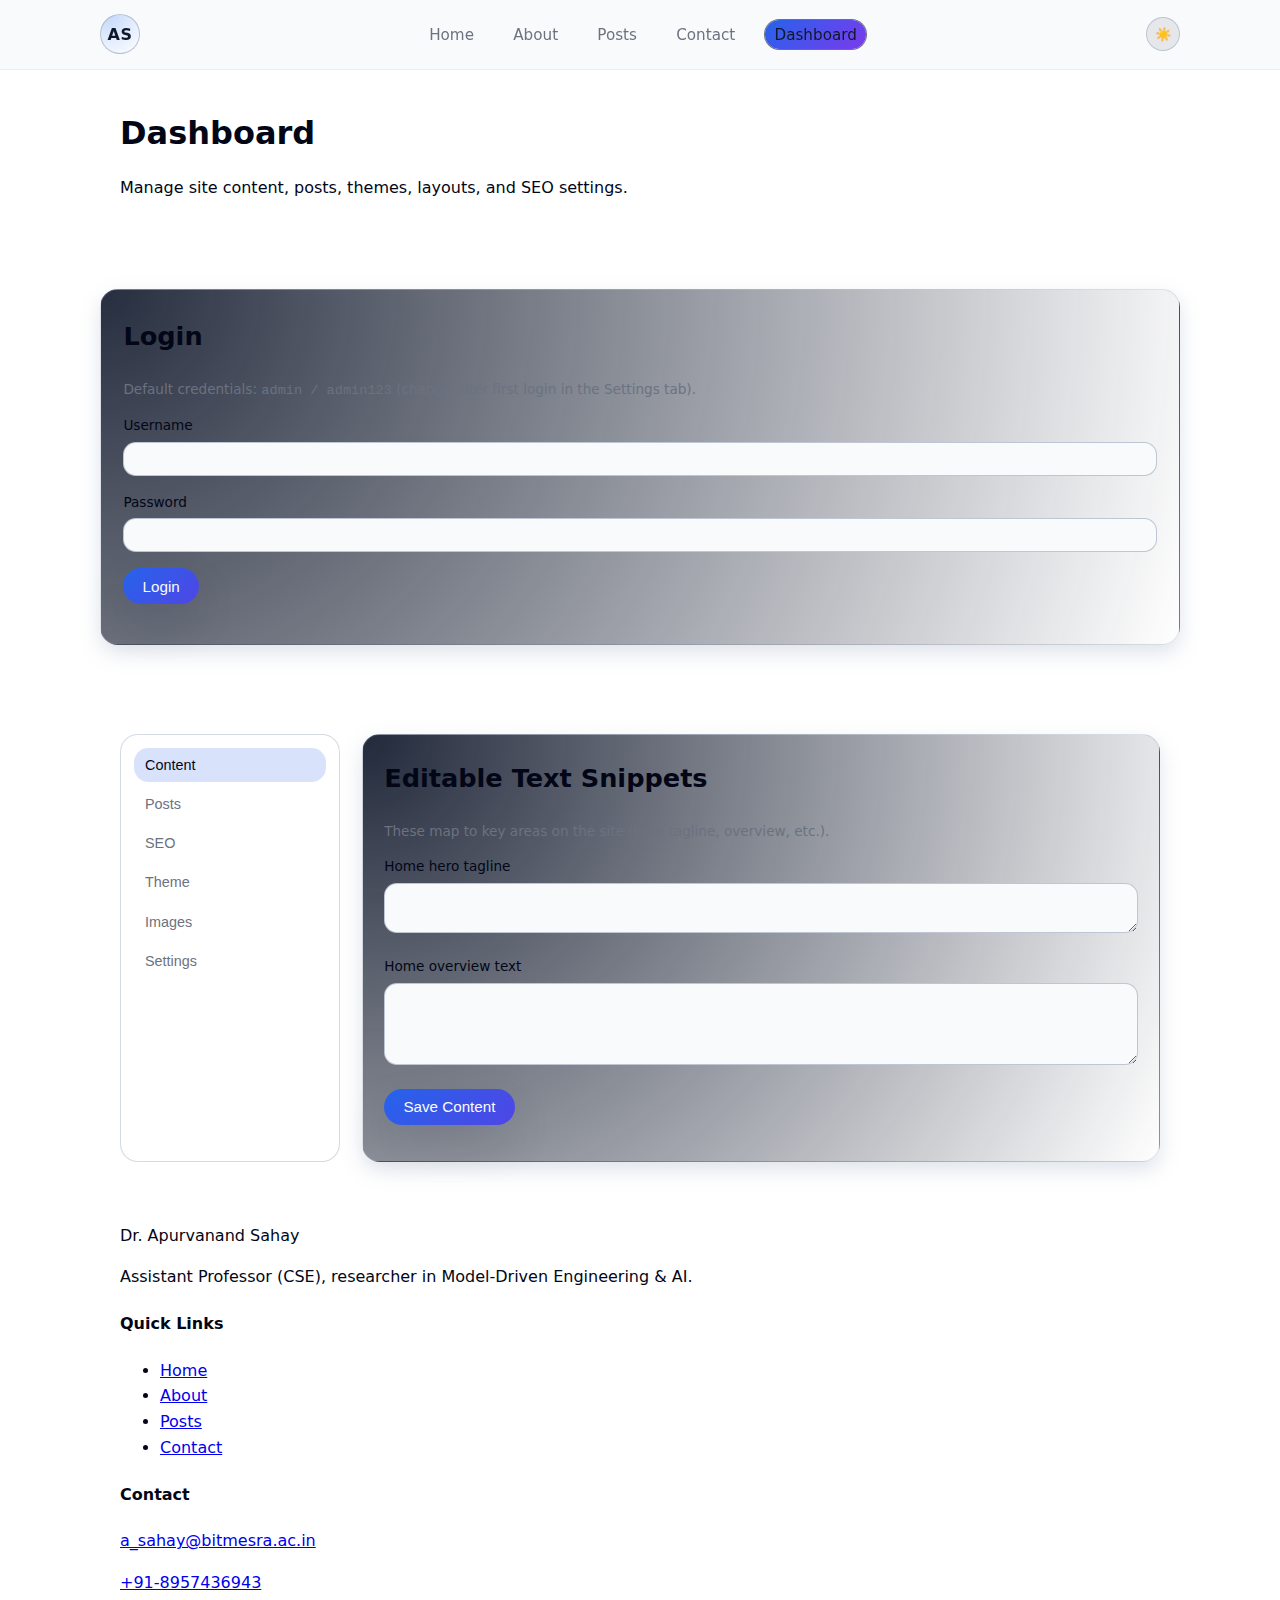
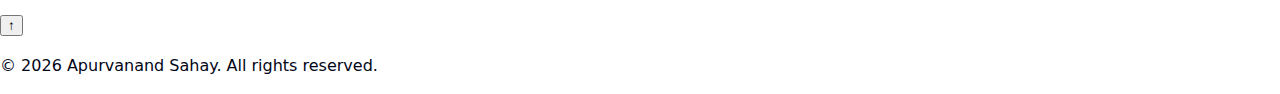
<file: dashboard.html>
<!DOCTYPE html>
<html lang="en" data-theme="light">
<head>
  <meta charset="UTF-8" />
  <title>Dashboard | Dr. Apurvanand Sahay</title>
  <meta name="viewport" content="width=device-width, initial-scale=1.0" />
  <meta name="description" content="Dashboard for managing content, posts, themes, and SEO settings." />
  <link rel="stylesheet" href="assets/css/style.css" />
  <script defer src="assets/js/main.js"></script>
  <script defer src="assets/js/dashboard.js"></script>
</head>
<body class="layout-wide">
<header class="site-header">
  <div class="container header-inner">
    <a href="index.html" class="logo">AS</a>
    <nav class="nav">
      <button class="nav-toggle" aria-label="Toggle navigation">
        <span></span><span></span><span></span>
      </button>
      <ul class="nav-links">
        <li><a href="index.html">Home</a></li>
        <li><a href="about.html">About</a></li>
        <li><a href="posts.html">Posts</a></li>
        <li><a href="contact.html">Contact</a></li>
        <li><a href="dashboard.html" class="active">Dashboard</a></li>
      </ul>
    </nav>
    <div class="header-actions">
      <button id="themeToggle" class="icon-btn" aria-label="Toggle theme">🌙</button>
    </div>
  </div>
</header>

<main>
  <section class="page-hero">
    <div class="container">
      <h1>Dashboard</h1>
      <p>Manage site content, posts, themes, layouts, and SEO settings.</p>
    </div>
  </section>

  <!-- Login Panel -->
  <section class="section" id="loginSection">
    <div class="container form-card">
      <h2>Login</h2>
      <p class="muted">Default credentials: <code>admin / admin123</code> (change after first login in the Settings tab).</p>
      <div class="form-group">
        <label for="loginUser">Username</label>
        <input type="text" id="loginUser" />
      </div>
      <div class="form-group">
        <label for="loginPass">Password</label>
        <input type="password" id="loginPass" />
      </div>
      <button class="btn primary" id="loginBtn">Login</button>
      <p id="loginError" class="error-text"></p>
    </div>
  </section>

  <!-- Dashboard Content -->
  <section class="section hidden" id="dashboardSection">
    <div class="container dashboard-grid">
      <aside class="dashboard-sidebar">
        <button class="tab-btn active" data-tab="tab-content">Content</button>
        <button class="tab-btn" data-tab="tab-posts">Posts</button>
        <button class="tab-btn" data-tab="tab-seo">SEO</button>
        <button class="tab-btn" data-tab="tab-theme">Theme</button>
        <button class="tab-btn" data-tab="tab-images">Images</button>
        <button class="tab-btn" data-tab="tab-settings">Settings</button>
      </aside>

      <div class="dashboard-main">
        <!-- Content tab -->
        <div class="tab-panel active" id="tab-content">
          <h2>Editable Text Snippets</h2>
          <p class="muted">These map to key areas on the site (hero tagline, overview, etc.).</p>
          <div class="form-group">
            <label for="heroTagline">Home hero tagline</label>
            <textarea id="heroTagline" rows="2"></textarea>
          </div>
          <div class="form-group">
            <label for="homeOverview">Home overview text</label>
            <textarea id="homeOverview" rows="4"></textarea>
          </div>
          <button class="btn primary" id="saveContentBtn">Save Content</button>
          <p id="contentSaveStatus" class="success-text"></p>
        </div>

        <!-- Posts tab -->
        <div class="tab-panel" id="tab-posts">
          <div class="tab-header-between">
            <h2>Posts</h2>
            <button class="btn ghost" id="newPostBtn">+ New Post</button>
          </div>

          <div id="postFormWrapper" class="form-card hidden">
            <h3 id="postFormTitle">New Post</h3>
            <div class="form-grid">
              <div class="form-group">
                <label for="postTitleInput">Title</label>
                <input type="text" id="postTitleInput" />
              </div>
              <div class="form-group">
                <label for="postSlugInput">Slug (URL id)</label>
                <input type="text" id="postSlugInput" placeholder="e.g. low-code-model-transformations" />
              </div>
              <div class="form-group">
                <label for="postCategoryInput">Category</label>
                <input type="text" id="postCategoryInput" placeholder="Model-Driven Engineering" />
              </div>
              <div class="form-group">
                <label for="postTagsInput">Tags (comma separated)</label>
                <input type="text" id="postTagsInput" placeholder="MDE, low-code, ML" />
              </div>
              <div class="form-group">
                <label for="postBannerInput">Banner Image URL</label>
                <input type="text" id="postBannerInput" placeholder="https://..." />
              </div>
              <div class="form-group full">
                <label for="postContentInput">Content (HTML allowed)</label>
                <textarea id="postContentInput" rows="6"></textarea>
              </div>
              <div class="form-group">
                <label for="postSeoTitleInput">SEO Title</label>
                <input type="text" id="postSeoTitleInput" />
              </div>
              <div class="form-group">
                <label for="postSeoDescInput">SEO Description</label>
                <textarea id="postSeoDescInput" rows="2"></textarea>
              </div>
              <div class="form-group">
                <label for="postSeoKeywordsInput">SEO Keywords (comma separated)</label>
                <input type="text" id="postSeoKeywordsInput" />
              </div>
            </div>
            <div class="form-actions">
              <button class="btn primary" id="savePostBtn">Save Post</button>
              <button class="btn ghost" id="cancelPostBtn">Cancel</button>
            </div>
            <p id="postSaveStatus" class="success-text"></p>
          </div>

          <h3>Existing Posts</h3>
          <table class="table" id="postsTable">
            <thead>
              <tr>
                <th>Title</th>
                <th>Slug</th>
                <th>Category</th>
                <th>Date</th>
                <th>Actions</th>
              </tr>
            </thead>
            <tbody></tbody>
          </table>
        </div>

        <!-- SEO tab -->
        <div class="tab-panel" id="tab-seo">
          <h2>Page-level SEO</h2>
          <p class="muted">Configure title, description, and keywords for each static page. Posts use their own SEO fields.</p>

          <div class="form-group">
            <label for="seoPageSelect">Select page</label>
            <select id="seoPageSelect">
              <option value="index">Home</option>
              <option value="about">About</option>
              <option value="posts">Posts</option>
              <option value="contact">Contact</option>
            </select>
          </div>
          <div class="form-group">
            <label for="seoTitle">Meta Title</label>
            <input type="text" id="seoTitle" />
          </div>
          <div class="form-group">
            <label for="seoDescription">Meta Description</label>
            <textarea id="seoDescription" rows="2"></textarea>
          </div>
          <div class="form-group">
            <label for="seoKeywords">Meta Keywords</label>
            <input type="text" id="seoKeywords" />
          </div>
          <button class="btn primary" id="saveSeoBtn">Save SEO</button>
          <p id="seoSaveStatus" class="success-text"></p>

          <hr />
          <h3>Sitemap Generator</h3>
          <p class="muted">Generates a simple <code>sitemap.xml</code> including static pages and all posts.</p>
          <button class="btn ghost" id="generateSitemapBtn">Generate Sitemap</button>
          <textarea id="sitemapOutput" rows="8" class="mt-2" readonly></textarea>
        </div>

        <!-- Theme tab -->
        <div class="tab-panel" id="tab-theme">
          <h2>Theme & Layout</h2>
          <div class="form-group">
            <label for="themeModeSelect">Theme mode</label>
            <select id="themeModeSelect">
              <option value="light">Light</option>
              <option value="dark">Dark</option>
            </select>
          </div>
          <div class="form-group">
            <label for="layoutSelect">Layout</label>
            <select id="layoutSelect">
              <option value="layout-wide">Wide</option>
              <option value="layout-boxed">Boxed</option>
            </select>
          </div>
          <div class="form-group">
            <label for="primaryColorInput">Primary color</label>
            <input type="color" id="primaryColorInput" value="#2563eb" />
          </div>
          <div class="form-group">
            <label for="fontSelect">Base font family</label>
            <select id="fontSelect">
              <option value="system">System Sans (Default)</option>
              <option value="serif">Serif</option>
              <option value="mono">Monospace</option>
            </select>
          </div>
          <button class="btn primary" id="saveThemeBtn">Save Theme</button>
          <p id="themeSaveStatus" class="success-text"></p>
        </div>

        <!-- Images tab -->
        <div class="tab-panel" id="tab-images">
          <h2>Image Alt Text</h2>
          <p class="muted">Add accessible alt text for images by ID. For example, the home hero image uses ID <code>profile-main</code>.</p>
          <div class="form-group">
            <label for="imageIdInput">Image ID</label>
            <input type="text" id="imageIdInput" placeholder="profile-main" />
          </div>
          <div class="form-group">
            <label for="imageAltInput">Alt text</label>
            <textarea id="imageAltInput" rows="2" placeholder="Portrait of Dr. Apurvanand Sahay"></textarea>
          </div>
          <button class="btn primary" id="saveImageAltBtn">Save Alt Text</button>
          <p id="imageAltStatus" class="success-text"></p>

          <h3>Current Alt Texts</h3>
          <ul id="imageAltList" class="simple-list"></ul>
        </div>

        <!-- Settings tab -->
        <div class="tab-panel" id="tab-settings">
          <h2>Dashboard Settings</h2>
          <div class="form-group">
            <label for="newUsername">Change username</label>
            <input type="text" id="newUsername" placeholder="admin" />
          </div>
          <div class="form-group">
            <label for="newPassword">Change password</label>
            <input type="password" id="newPassword" placeholder="New password" />
          </div>
          <button class="btn primary" id="saveCredsBtn">Save Credentials</button>
          <p id="credsSaveStatus" class="success-text"></p>

          <hr />
          <h3>Danger Zone</h3>
          <p class="muted">Clear all CMS data (posts, SEO, content, alt texts, theme) from this browser’s local storage.</p>
          <button class="btn danger" id="resetAllBtn">Reset All Data</button>
        </div>
      </div>
    </div>
  </section>
</main>

<footer class="site-footer">
  <div class="container footer-grid">
    <div>
      <p class="footer-logo">Dr. Apurvanand Sahay</p>
      <p>Assistant Professor (CSE), researcher in Model-Driven Engineering & AI.</p>
    </div>
    <div>
      <h4>Quick Links</h4>
      <ul class="footer-links">
        <li><a href="index.html">Home</a></li>
        <li><a href="about.html">About</a></li>
        <li><a href="posts.html">Posts</a></li>
        <li><a href="contact.html">Contact</a></li>
      </ul>
    </div>
    <div>
      <h4>Contact</h4>
      <p><a href="mailto:a_sahay@bitmesra.ac.in">a_sahay@bitmesra.ac.in</a></p>
      <p><a href="tel:+918957436943">+91-8957436943</a></p>
    </div>
  </div>
  <button id="backToTop" class="back-to-top" aria-label="Back to top">↑</button>
  <p class="footer-bottom">© <span id="year"></span> Apurvanand Sahay. All rights reserved.</p>
</footer>
</body>
</html>
</file>
<file: assets/css/style.css>
:root {
  --color-bg: "blue";
  --color-surface: #020617;
  --color-surface-alt: #111827;
  --color-primary: #2563eb;
  --color-primary-soft: rgba(37, 99, 235, 0.12);
  --color-text: #e5e7eb;
  --color-muted: #9ca3af;
  --color-border: #1f2933;

  --font-sans: system-ui, -apple-system, BlinkMacSystemFont, "Segoe UI", sans-serif;
  --font-serif: "Georgia", "Times New Roman", serif;
  --font-mono: "SF Mono", "Consolas", monospace;
  --font-base: var(--font-sans);

  --radius-lg: 18px;
  --radius-full: 999px;

  --shadow-soft: 0 18px 45px rgba(15, 23, 42, 0.65);
  --shadow-subtle: 0 8px 20px rgba(15, 23, 42, 0.4);

  --transition-fast: 0.18s ease-out;
  --transition-med: 0.25s ease;

  --max-width: 1080px;
}

/* Light theme overrides */
[data-theme="light"] {
  --color-bg: "cyan";
  --color-surface: #ffffff;
  --color-surface-alt: #e5e7eb;
  --color-text: #020617;
  --color-muted: #6b7280;
  --color-border: #d1d5db;
  --shadow-soft: 0 18px 45px rgba(15, 23, 42, 0.12);
  --shadow-subtle: 0 8px 20px rgba(148, 163, 184, 0.3);
}

/* Base reset */
*,
*::before,
*::after {
  box-sizing: border-box;
}

html, body {
  margin: 0;
  padding: 0;
}

body {
  font-family: var(--font-base);
  background: radial-gradient(circle at top left, #1d2435, var(--color-bg));
  color: var(--color-text);
  line-height: 1.6;
  min-height: 100vh;
}

/* Layout variants */
.layout-wide .container {
  max-width: var(--max-width);
}

.layout-boxed {
  background: radial-gradient(circle at top left, #1e293b, #020617);
}

.layout-boxed .container {
  max-width: 960px;
}

/* Container */
.container {
  width: 100%;
  max-width: var(--max-width);
  margin: 0 auto;
  padding: 0 1.25rem;
}

/* Header */
.site-header {
  position: sticky;
  top: 0;
  z-index: 30;
  backdrop-filter: blur(14px);
  background: linear-gradient(90deg, rgba(15, 23, 42, 0.86), rgba(15, 23, 42, 0.9));
  border-bottom: 1px solid rgba(148, 163, 184, 0.15);
}

[data-theme="light"] .site-header {
  background: rgba(248, 250, 252, 0.9);
}

.header-inner {
  display: flex;
  align-items: center;
  justify-content: space-between;
  padding: 0.9rem 0;
}

.logo {
  display: inline-flex;
  align-items: center;
  justify-content: center;
  width: 40px;
  height: 40px;
  border-radius: var(--radius-full);
  border: 1px solid rgba(148, 163, 184, 0.6);
  background: radial-gradient(circle at 20% 0, rgba(59, 130, 246, 0.25), rgba(15, 23, 42, 1));
  color: #e5e7eb;
  font-weight: 600;
  text-decoration: none;
  letter-spacing: 0.04em;
}

[data-theme="light"] .logo {
  background: radial-gradient(circle at 20% 0, rgba(59, 130, 246, 0.28), #ffffff);
  color: #0f172a;
}

/* Nav */
.nav {
  display: flex;
  align-items: center;
  gap: 1.25rem;
}

.nav-links {
  list-style: none;
  display: flex;
  gap: 1.25rem;
  margin: 0;
  padding: 0;
}

.nav-links a {
  text-decoration: none;
  font-size: 0.95rem;
  color: var(--color-muted);
  padding: 0.35rem 0.6rem;
  border-radius: var(--radius-full);
  transition: all var(--transition-fast);
}

.nav-links a:hover {
  color: var(--color-text);
  background: rgba(148, 163, 184, 0.12);
}

.nav-links a.active {
  color: #f9fafb;
  background: linear-gradient(135deg, var(--color-primary), #7c3aed);
  box-shadow: 0 0 0 1px rgba(15, 23, 42, 0.6);
}

[data-theme="light"] .nav-links a.active {
  color: #0f172a;
}

/* Nav toggle (mobile) */
.nav-toggle {
  display: none;
  flex-direction: column;
  gap: 4px;
  background: none;
  border: none;
  padding: 0.25rem;
  cursor: pointer;
}

.nav-toggle span {
  width: 20px;
  height: 2px;
  border-radius: 999px;
  background: var(--color-text);
}

/* Header actions */
.header-actions {
  display: flex;
  align-items: center;
  gap: 0.5rem;
}

/* Buttons */
.btn {
  display: inline-flex;
  align-items: center;
  justify-content: center;
  padding: 0.6rem 1.2rem;
  border-radius: var(--radius-full);
  font-size: 0.95rem;
  border: none;
  cursor: pointer;
  text-decoration: none;
  gap: 0.4rem;
  white-space: nowrap;
  transition: transform var(--transition-fast), box-shadow var(--transition-fast), background var(--transition-fast);
}

.btn.primary {
  background: linear-gradient(135deg, var(--color-primary), #4f46e5);
  color: #f9fafb;
  box-shadow: var(--shadow-soft);
}

.btn.primary:hover {
  transform: translateY(-1px);
  box-shadow: 0 22px 50px rgba(37, 99, 235, 0.45);
}

.btn.ghost {
  background: transparent;
  border: 1px solid rgba(148, 163, 184, 0.5);
  color: var(--color-text);
}

.btn.ghost:hover {
  border-color: var(--color-primary);
  background: rgba(37, 99, 235, 0.08);
}

.btn.danger {
  background: #b91c1c;
  color: #fee2e2;
}

/* Icon buttons */
.icon-btn {
  width: 34px;
  height: 34px;
  border-radius: var(--radius-full);
  background: rgba(15, 23, 42, 0.8);
  border: 1px solid rgba(148, 163, 184, 0.5);
  color: #e5e7eb;
  display: inline-flex;
  align-items: center;
  justify-content: center;
  cursor: pointer;
  transition: all var(--transition-fast);
}

[data-theme="light"] .icon-btn {
  background: #e5e7eb;
  color: #020617;
}

.icon-btn:hover {
  transform: translateY(-1px);
  box-shadow: var(--shadow-subtle);
}

.icon {
  width: 18px;
  height: 18px;
  fill: currentColor;
}

/* Hero */
.hero {
  padding: 3.2rem 0 3.6rem;
}

.hero-grid {
  display: grid;
  grid-template-columns: minmax(0, 3fr) minmax(0, 2.2fr);
  gap: 2.5rem;
  align-items: center;
}

.eyebrow {
  font-size: 0.9rem;
  letter-spacing: 0.12em;
  text-transform: uppercase;
  color: var(--color-muted);
  margin-bottom: 0.4rem;
}

.hero h1 {
  font-size: 2.4rem;
  margin: 0 0 0.7rem;
}

.tagline {
  font-size: 1.02rem;
  color: var(--color-muted);
  max-width: 32rem;
}

.hero-actions {
  margin-top: 1.3rem;
  display: flex;
  flex-wrap: wrap;
  gap: 0.8rem;
}

.hero-photo {
  display: flex;
  justify-content: center;
}

.hero-photo-inner {
  position: relative;
  padding: 0.4rem;
  border-radius: 28px;
  background: radial-gradient(circle at top, rgba(96, 165, 250, 0.45), rgba(15, 23, 42, 1));
  box-shadow: var(--shadow-soft);
}

.hero-photo-inner::before {
  content: "";
  position: absolute;
  inset: 10%;
  border-radius: 999px;
  border: 1px dashed rgba(148, 163, 184, 0.4);
}

.hero-photo img {
  display: block;
  width: 230px;
  max-width: 100%;
  border-radius: 22px;
}

/* Sections */
.section {
  padding: 2.8rem 0;
}

.bg-muted {
  background: radial-gradient(circle at top left, rgba(15, 23, 42, 0.72), var(--color-surface));
}

[data-theme="light"] .bg-muted {
  background: #e5e7eb;
}

.section h2 {
  margin-top: 0;
  margin-bottom: 1.4rem;
  font-size: 1.6rem;
}

/* Layout helpers */
.two-col {
  display: grid;
  grid-template-columns: minmax(0, 1.6fr) minmax(0, 1.4fr);
  gap: 2rem;
  align-items: flex-start;
}

/* Chips / cards */
.pill-list {
  display: flex;
  flex-wrap: wrap;
  gap: 0.5rem;
  padding: 0;
  list-style: none;
}

.pill-list li {
  background: rgba(15, 23, 42, 0.72);
  border-radius: var(--radius-full);
  padding: 0.35rem 0.8rem;
  font-size: 0.85rem;
  border: 1px solid rgba(148, 163, 184, 0.4);
}

[data-theme="light"] .pill-list li {
  background: #f9fafb;
}

.chips-grid,
.cards-grid {
  display: grid;
  grid-template-columns: repeat(auto-fit, minmax(220px, 1fr));
  gap: 1.4rem;
}

.chip-card,
.card {
  background: radial-gradient(circle at top left, rgba(15, 23, 42, 0.9), var(--color-surface));
  border-radius: var(--radius-lg);
  padding: 1.1rem 1.2rem;
  box-shadow: var(--shadow-subtle);
  border: 1px solid rgba(148, 163, 184, 0.2);
}

[data-theme="light"] .chip-card,
[data-theme="light"] .card {
  background: #ffffff;
}

.chip-card h3,
.card h3 {
  margin-top: 0;
  margin-bottom: 0.4rem;
}

/* Timeline */
.timeline {
  border-left: 1px solid rgba(148, 163, 184, 0.5);
  padding-left: 1.3rem;
  display: grid;
  gap: 1.4rem;
}

.timeline-item {
  position: relative;
  padding-left: 0.2rem;
}

.timeline-item::before {
  content: "";
  position: absolute;
  left: -1.33rem;
  top: 0.45rem;
  width: 10px;
  height: 10px;
  border-radius: 999px;
  background: var(--color-primary);
  box-shadow: 0 0 0 4px rgba(37, 99, 235, 0.28);
}

.timeline-meta {
  margin: 0.1rem 0 0.3rem;
  font-size: 0.9rem;
  color: var(--color-muted);
}

.timeline-item ul {
  margin: 0.2rem 0 0;
  padding-left: 1.1rem;
}

/* Page hero */
.page-hero {
  padding: 2.4rem 0 1.7rem;
}

.page-hero h1 {
  margin: 0 0 0.3rem;
}

/* Contact */
.contact-grid {
  display: grid;
  grid-template-columns: minmax(0, 1.1fr) minmax(0, 1.3fr);
  gap: 2rem;
}

.contact-list {
  list-style: none;
  padding: 0;
  margin: 0 0 1.5rem;
}

.contact-list li {
  margin-bottom: 0.55rem;
}

.map-wrapper {
  border-radius: var(--radius-lg);
  overflow: hidden;
  box-shadow: var(--shadow-soft);
  border: 1px solid rgba(148, 163, 184, 0.3);
}

.map-wrapper iframe {
  width: 100%;
  height: 280px;
  border: 0;
}

.map-note {
  font-size: 0.85rem;
  color: var(--color-muted);
  margin-top: 0.6rem;
}

/* Post list & detail */
.post-card {
  background: radial-gradient(circle at top left, rgba(15, 23, 42, 0.92), var(--color-surface));
  border-radius: var(--radius-lg);
  padding: 1.1rem 1.2rem;
  box-shadow: var(--shadow-subtle);
  border: 1px solid rgba(148, 163, 184, 0.24);
  cursor: pointer;
  transition: transform var(--transition-fast), box-shadow var(--transition-fast), border-color var(--transition-fast);
}

.post-card:hover {
  transform: translateY(-2px);
  border-color: var(--color-primary);
  box-shadow: var(--shadow-soft);
}

.post-card-title {
  margin-top: 0;
  margin-bottom: 0.3rem;
}

.post-card-meta {
  font-size: 0.85rem;
  color: var(--color-muted);
  margin-bottom: 0.5rem;
}

.post-banner {
  width: 100%;
  border-radius: var(--radius-lg);
  margin-bottom: 1rem;
}

.post-meta {
  font-size: 0.9rem;
  color: var(--color-muted);
  margin-top: 0;
}

.post-content {
  margin-top: 1rem;
}

.post-tags {
  margin-top: 1rem;
  display: flex;
  flex-wrap: wrap;
  gap: 0.35rem;
}

.post-tags span {
  font-size: 0.8rem;
  border-radius: var(--radius-full);
  border: 1px solid rgba(148, 163, 184, 0.5);
  padding: 0.15rem 0.6rem;
}

.share-bar {
  margin-top: 1.2rem;
  display: flex;
  align-items: center;
  gap: 0.6rem;
}

.share-btn {
  padding: 0.28rem 0.7rem;
  border-radius: var(--radius-full);
  border: 1px solid rgba(148, 163, 184, 0.7);
  background: transparent;
  color: var(--color-text);
  cursor: pointer;
  font-size: 0.8rem;
}

/* Forms / dashboard */
.form-card {
  max-width: 700px;
  margin: 0 auto;
  background: radial-gradient(circle at top left, rgba(15, 23, 42, 0.9), var(--color-surface));
  border-radius: var(--radius-lg);
  padding: 1.6rem 1.4rem;
  border: 1px solid rgba(148, 163, 184, 0.28);
  box-shadow: var(--shadow-subtle);
}

.form-group {
  margin-bottom: 1rem;
}

.form-group.full {
  grid-column: 1 / -1;
}

.form-group label {
  display: block;
  font-size: 0.85rem;
  margin-bottom: 0.3rem;
}

.form-group input,
.form-group textarea,
.form-group select {
  width: 100%;
  border-radius: 0.8rem;
  border: 1px solid rgba(148, 163, 184, 0.6);
  padding: 0.5rem 0.7rem;
  background: rgba(15, 23, 42, 0.9);
  color: var(--color-text);
  font-family: inherit;
  font-size: 0.9rem;
}

[data-theme="light"] .form-group input,
[data-theme="light"] .form-group textarea,
[data-theme="light"] .form-group select {
  background: #f9fafb;
}

.form-group textarea {
  resize: vertical;
}

.form-grid {
  display: grid;
  grid-template-columns: repeat(auto-fit, minmax(220px, 1fr));
  gap: 0.9rem 1rem;
}

.form-actions {
  display: flex;
  gap: 0.6rem;
  margin-top: 0.3rem;
}

.muted {
  color: var(--color-muted);
  font-size: 0.85rem;
}

.error-text {
  color: #fecaca;
  font-size: 0.85rem;
}

.success-text {
  color: #bbf7d0;
  font-size: 0.85rem;
}

/* Dashboard layout */
.dashboard-grid {
  display: grid;
  grid-template-columns: 220px minmax(0, 1fr);
  gap: 1.4rem;
}

.dashboard-sidebar {
  background: rgba(15, 23, 42, 0.9);
  border-radius: var(--radius-lg);
  padding: 0.8rem;
  border: 1px solid rgba(148, 163, 184, 0.4);
}

[data-theme="light"] .dashboard-sidebar {
  background: #ffffff;
}

.tab-btn {
  width: 100%;
  border-radius: 0.9rem;
  border: none;
  padding: 0.55rem 0.7rem;
  margin-bottom: 0.35rem;
  background: transparent;
  color: var(--color-muted);
  text-align: left;
  cursor: pointer;
  font-size: 0.9rem;
}

.tab-btn.active {
  background: rgba(37, 99, 235, 0.18);
  color: var(--color-text);
}

.dashboard-main {
  background: radial-gradient(circle at top left, rgba(15, 23, 42, 0.92), var(--color-surface));
  border-radius: var(--radius-lg);
  padding: 1.4rem 1.3rem;
  border: 1px solid rgba(148, 163, 184, 0.3);
  box-shadow: var(--shadow-subtle);
}

.tab-panel {
  display: none;
}

.tab-panel.active {
  display: block;
}

.tab-header-between {
  display: flex;
  align-items: center;
  justify-content: space-between;
  margin-bottom: 0.6rem;
}

/* Tables */
.table {
  width: 100%;
  border-collapse: collapse;
  font-size: 0.88rem;
}

.table th,
.table td {
  padding: 0.45rem 0.5rem;
  border-bottom: 1px solid rgba(148, 163, 184, 0.35);
}

.table th {
  text-align: left;
  color: var(--color-muted);
  font-weight: 500;
}

/* Simple list */
.simple-list {
  list-style: none;
  padding: 0;
  margin: 0.8rem 0 0;
}

.simple-list li {
  font-size: 0.85rem;
  margin-bottom: 0.35rem;
}

/* Footer */
.site-footer {
  p
</file>
